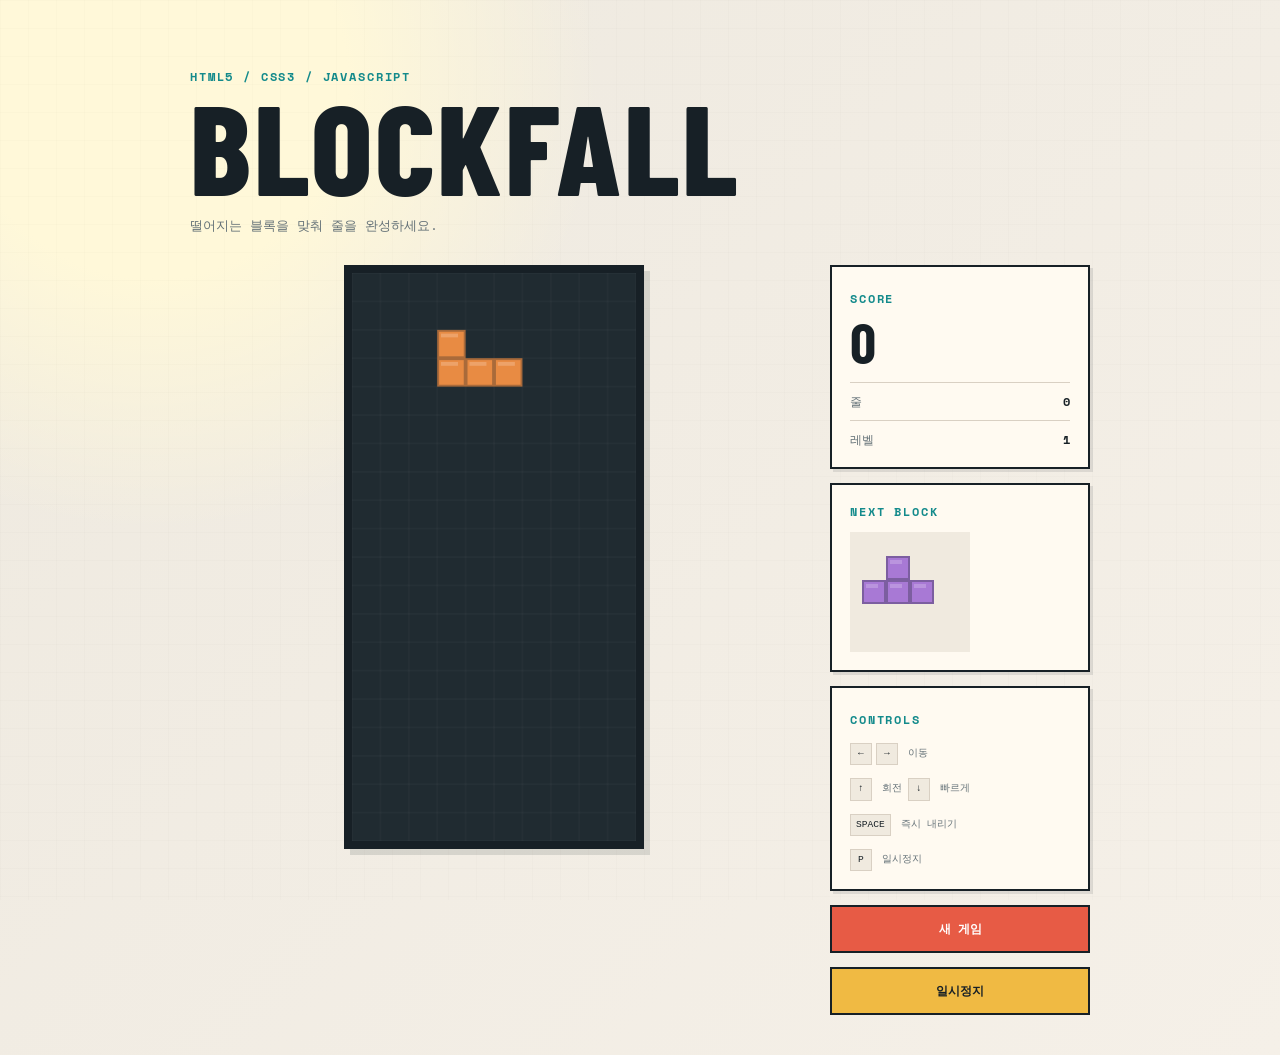
<file: Game01/index.html>
<!doctype html>
<html lang="ko">
<head>
  <meta charset="UTF-8">
  <meta name="viewport" content="width=device-width, initial-scale=1.0">
  <title>Blockfall - 테트리스</title>
  <link rel="stylesheet" href="style.css">
</head>
<body>
  <main class="game-shell">
    <section class="intro">
      <p class="eyebrow">HTML5 / CSS3 / JAVASCRIPT</p>
      <h1>BLOCKFALL</h1>
      <p class="subtitle">떨어지는 블록을 맞춰 줄을 완성하세요.</p>
    </section>

    <section class="game-layout" aria-label="테트리스 게임">
      <div class="board-wrap">
        <canvas id="game-board" width="300" height="600" aria-label="테트리스 게임 보드"></canvas>
        <div id="game-message" class="game-message hidden">
          <strong id="message-title">게임 오버</strong>
          <span id="message-text">다시 시작해서 최고 기록에 도전하세요.</span>
          <button id="restart-overlay" class="button primary">다시 시작</button>
        </div>
      </div>

      <aside class="sidebar">
        <div class="panel score-panel">
          <span class="panel-label">SCORE</span>
          <strong id="score">0</strong>
          <div class="stats-row"><span>줄</span><strong id="lines">0</strong></div>
          <div class="stats-row"><span>레벨</span><strong id="level">1</strong></div>
        </div>

        <div class="panel next-panel">
          <span class="panel-label">NEXT BLOCK</span>
          <canvas id="next-piece" width="120" height="120" aria-label="다음 블록"></canvas>
        </div>

        <div class="panel controls-panel">
          <span class="panel-label">CONTROLS</span>
          <p><kbd>←</kbd><kbd>→</kbd> 이동</p>
          <p><kbd>↑</kbd> 회전 <kbd>↓</kbd> 빠르게</p>
          <p><kbd>SPACE</kbd> 즉시 내리기</p>
          <p><kbd>P</kbd> 일시정지</p>
        </div>

        <button id="restart-button" class="button primary">새 게임</button>
        <button id="pause-button" class="button secondary">일시정지</button>
      </aside>
    </section>

    <div class="mobile-controls" aria-label="모바일 게임 조작">
      <button data-action="left" class="control-button" aria-label="왼쪽 이동">&#8592;</button>
      <button data-action="rotate" class="control-button accent" aria-label="회전">&#8635;</button>
      <button data-action="right" class="control-button" aria-label="오른쪽 이동">&#8594;</button>
      <button data-action="down" class="control-button" aria-label="빠르게 내리기">&#8595;</button>
      <button data-action="drop" class="control-button drop" aria-label="즉시 내리기">DROP</button>
    </div>
  </main>
  <script src="script.js"></script>
</body>
</html>
</file>
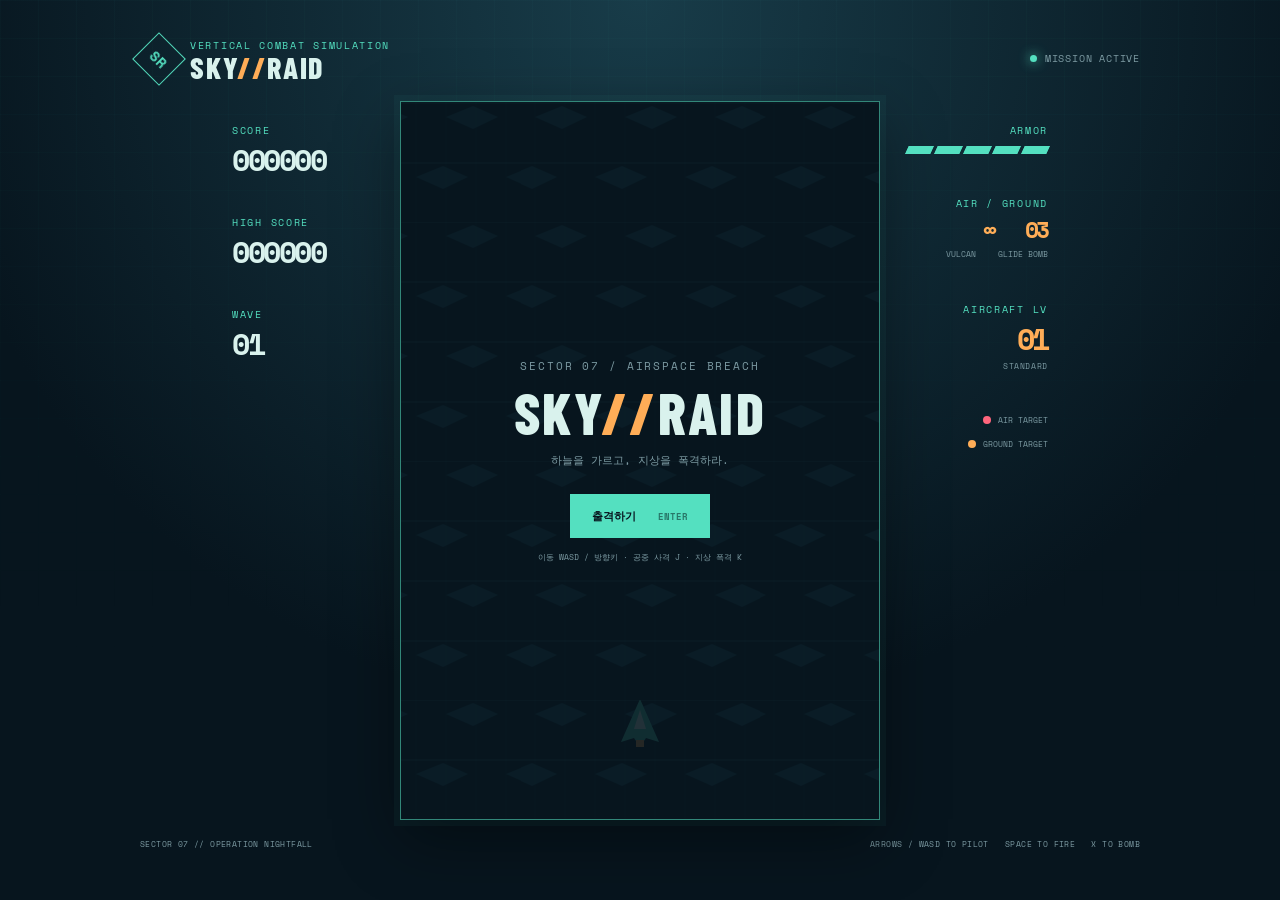
<file: Game02/index.html>
<!doctype html>
<html lang="ko">
<head>
  <meta charset="UTF-8">
  <meta name="viewport" content="width=device-width, initial-scale=1.0">
  <title>SKY//RAID - 종스크롤 슈팅</title>
  <link rel="stylesheet" href="style.css">
</head>
<body>
  <main class="game-shell">
    <header class="topbar">
      <div class="brand-lockup">
        <span class="brand-mark">SR</span>
        <div><p class="eyebrow">VERTICAL COMBAT SIMULATION</p><h1>SKY<span>//</span>RAID</h1></div>
      </div>
      <div class="top-status"><span class="status-dot"></span><span id="mission-status">MISSION ACTIVE</span></div>
    </header>

    <section class="game-frame" aria-label="Sky Raid 종스크롤 슈팅 게임">
      <aside class="hud hud-left">
        <div class="hud-block"><span class="hud-label">SCORE</span><strong id="score">000000</strong></div>
        <div class="hud-block"><span class="hud-label">HIGH SCORE</span><strong id="high-score">000000</strong></div>
        <div class="hud-block"><span class="hud-label">WAVE</span><strong id="wave">01</strong></div>
      </aside>
      <div class="canvas-wrap">
        <canvas id="game-canvas" width="480" height="720" aria-label="게임 화면"></canvas>
        <div id="start-screen" class="screen-panel">
          <p class="eyebrow">SECTOR 07 / AIRSPACE BREACH</p>
          <h2>SKY<span>//</span>RAID</h2>
          <p>하늘을 가르고, 지상을 폭격하라.</p>
          <button id="start-button" class="action-button">출격하기 <span>ENTER</span></button>
          <small>이동 WASD / 방향키 · 공중 사격 J · 지상 폭격 K</small>
        </div>
        <div id="pause-screen" class="screen-panel hidden"><p class="eyebrow">FLIGHT SYSTEM</p><h2>PAUSED</h2><p>잠시 숨을 고르고 다시 출격하세요.</p><button id="resume-button" class="action-button">계속하기 <span>P</span></button></div>
        <div id="game-over-screen" class="screen-panel hidden"><p class="eyebrow">SIGNAL LOST</p><h2>MISSION FAILED</h2><p id="final-score">최종 점수 000000</p><button id="restart-button" class="action-button">재출격 <span>R</span></button></div>
      </div>
      <aside class="hud hud-right">
        <div class="hud-block"><span class="hud-label">ARMOR</span><div id="armor" class="armor-bar"><i></i><i></i><i></i><i></i><i></i></div></div>
        <div class="hud-block"><span class="hud-label">AIR / GROUND</span><strong class="weapon-readout"><b id="air-ammo">∞</b><b id="ground-ammo">03</b></strong><div class="weapon-lines"><span>VULCAN</span><span>GLIDE BOMB</span></div></div>
        <div class="hud-block upgrade-readout"><span class="hud-label">AIRCRAFT LV</span><strong id="upgrade-level">01</strong><span id="upgrade-name">STANDARD</span></div>
        <div class="hud-block legend"><span class="legend-item"><i class="legend-air"></i> AIR TARGET</span><span class="legend-item"><i class="legend-ground"></i> GROUND TARGET</span></div>
      </aside>
    </section>

    <footer class="footer-bar"><span>SECTOR 07 // OPERATION NIGHTFALL</span><span>ARROWS / WASD TO PILOT &nbsp; SPACE TO FIRE &nbsp; X TO BOMB</span></footer>
    <div class="touch-controls" aria-label="모바일 조작"><button data-control="left">←</button><button data-control="fire">FIRE</button><button data-control="bomb">BOMB</button><button data-control="right">→</button></div>
  </main>
  <script src="game.js"></script>
</body>
</html>
</file>
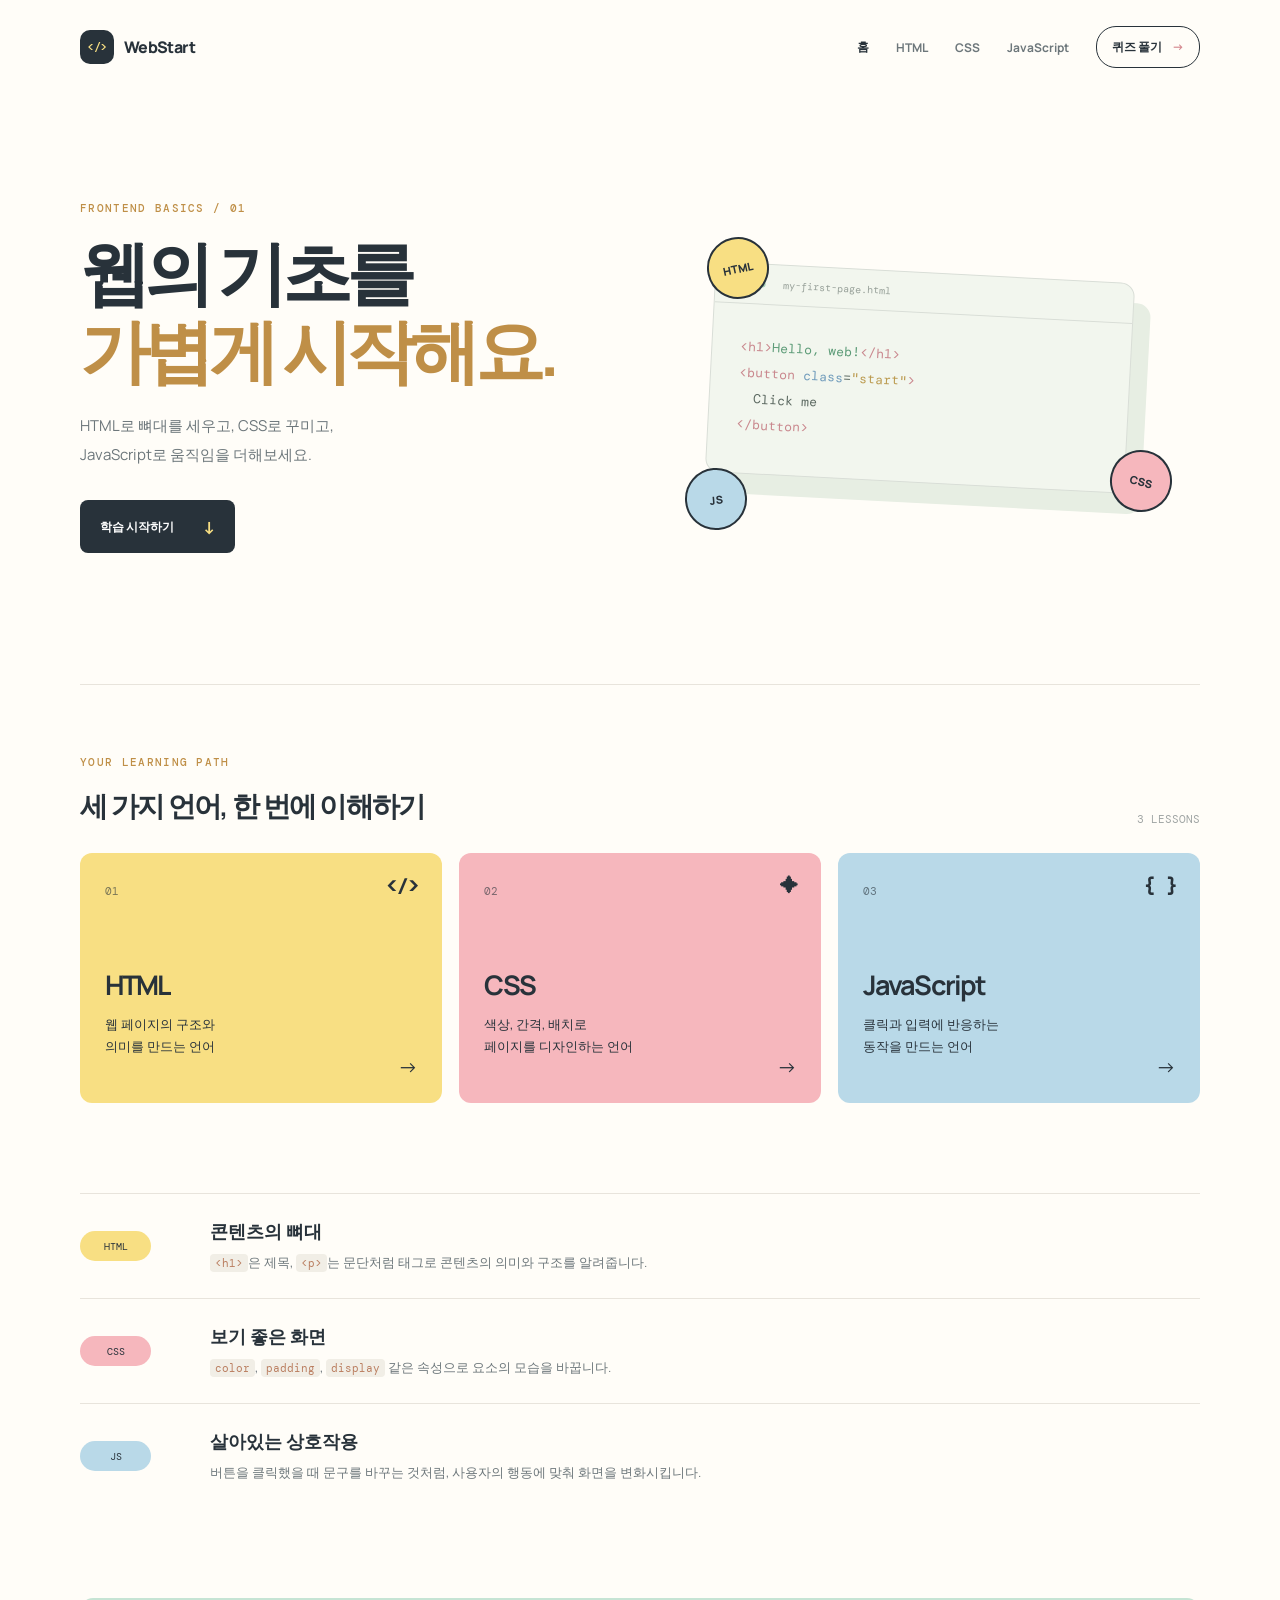
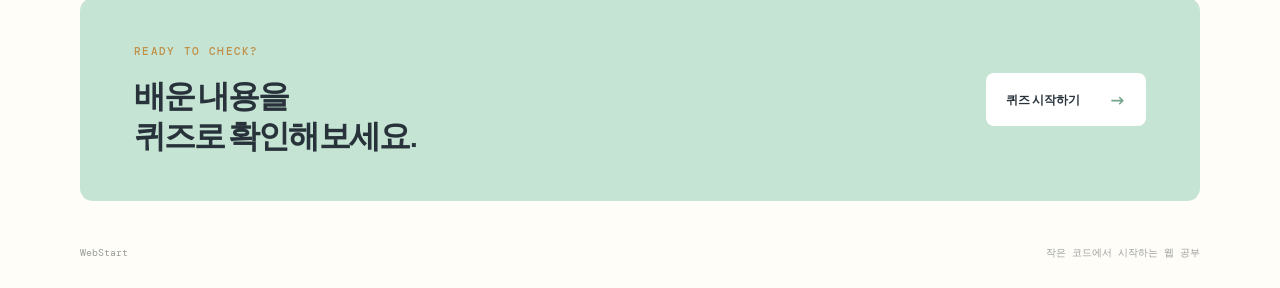
<file: DemoPage.html>
<!doctype html>
<html lang="ko">
<head>
  <meta charset="UTF-8">
  <meta name="viewport" content="width=device-width, initial-scale=1.0">
  <title>WebStart | HTML · CSS · JavaScript</title>
  <link rel="stylesheet" href="study-style.css">
</head>
<body>
  <header class="site-header">
    <a class="logo" href="DemoPage.html"><span class="logo-mark">&lt;/&gt;</span><span>WebStart</span></a>
    <nav class="main-nav" aria-label="주 메뉴">
      <a class="nav-link active" href="#home">홈</a>
      <a class="nav-link" href="#html">HTML</a>
      <a class="nav-link" href="#css">CSS</a>
      <a class="nav-link" href="#javascript">JavaScript</a>
      <a class="nav-link quiz-nav" href="quiz.html">퀴즈 풀기 <span>→</span></a>
    </nav>
  </header>

  <main>
    <section id="home" class="hero section-wrap">
      <div class="hero-copy">
        <p class="kicker">FRONTEND BASICS / 01</p>
        <h1>웹의 기초를<br><em>가볍게 시작해요.</em></h1>
        <p class="hero-description">HTML로 뼈대를 세우고, CSS로 꾸미고,<br>JavaScript로 움직임을 더해보세요.</p>
        <a class="primary-button" href="#html">학습 시작하기 <span>↓</span></a>
      </div>
      <div class="code-art" aria-label="HTML CSS JavaScript를 표현한 장식">
        <div class="code-window">
          <div class="window-bar"><i></i><i></i><i></i><span>my-first-page.html</span></div>
          <pre><span class="tag">&lt;h1&gt;</span><span class="text">Hello, web!</span><span class="tag">&lt;/h1&gt;</span>
<span class="tag">&lt;button</span> <span class="attr">class</span>=<span class="value">"start"</span><span class="tag">&gt;</span>
  Click me
<span class="tag">&lt;/button&gt;</span></pre>
        </div>
        <span class="sticker sticker-html">HTML</span><span class="sticker sticker-css">CSS</span><span class="sticker sticker-js">JS</span>
      </div>
    </section>

    <section class="section-wrap learning-path" aria-labelledby="path-title">
      <div class="section-heading"><div><p class="kicker">YOUR LEARNING PATH</p><h2 id="path-title">세 가지 언어, 한 번에 이해하기</h2></div><span class="progress-label">3 LESSONS</span></div>
      <div class="topic-grid">
        <a id="html" class="topic-card card-yellow" href="#html-detail"><span class="topic-number">01</span><span class="topic-icon">&lt;/&gt;</span><h3>HTML</h3><p>웹 페이지의 구조와<br>의미를 만드는 언어</p><span class="card-arrow">→</span></a>
        <a id="css" class="topic-card card-pink" href="#css-detail"><span class="topic-number">02</span><span class="topic-icon">✦</span><h3>CSS</h3><p>색상, 간격, 배치로<br>페이지를 디자인하는 언어</p><span class="card-arrow">→</span></a>
        <a id="javascript" class="topic-card card-blue" href="#js-detail"><span class="topic-number">03</span><span class="topic-icon">{ }</span><h3>JavaScript</h3><p>클릭과 입력에 반응하는<br>동작을 만드는 언어</p><span class="card-arrow">→</span></a>
      </div>
    </section>

    <section class="section-wrap lesson-notes" aria-label="학습 요약">
      <article id="html-detail" class="note-row"><span class="note-badge yellow">HTML</span><div><h2>콘텐츠의 뼈대</h2><p><code>&lt;h1&gt;</code>은 제목, <code>&lt;p&gt;</code>는 문단처럼 태그로 콘텐츠의 의미와 구조를 알려줍니다.</p></div></article>
      <article id="css-detail" class="note-row"><span class="note-badge pink">CSS</span><div><h2>보기 좋은 화면</h2><p><code>color</code>, <code>padding</code>, <code>display</code> 같은 속성으로 요소의 모습을 바꿉니다.</p></div></article>
      <article id="js-detail" class="note-row"><span class="note-badge blue">JS</span><div><h2>살아있는 상호작용</h2><p>버튼을 클릭했을 때 문구를 바꾸는 것처럼, 사용자의 행동에 맞춰 화면을 변화시킵니다.</p></div></article>
    </section>

    <section class="quiz-banner section-wrap"><div><p class="kicker">READY TO CHECK?</p><h2>배운 내용을<br>퀴즈로 확인해보세요.</h2></div><a class="secondary-button" href="quiz.html">퀴즈 시작하기 <span>→</span></a></section>
  </main>

  <footer class="site-footer section-wrap"><span>WebStart</span><span>작은 코드에서 시작하는 웹 공부</span></footer>
  <script src="study.js"></script>
</body>
</html>
</file>
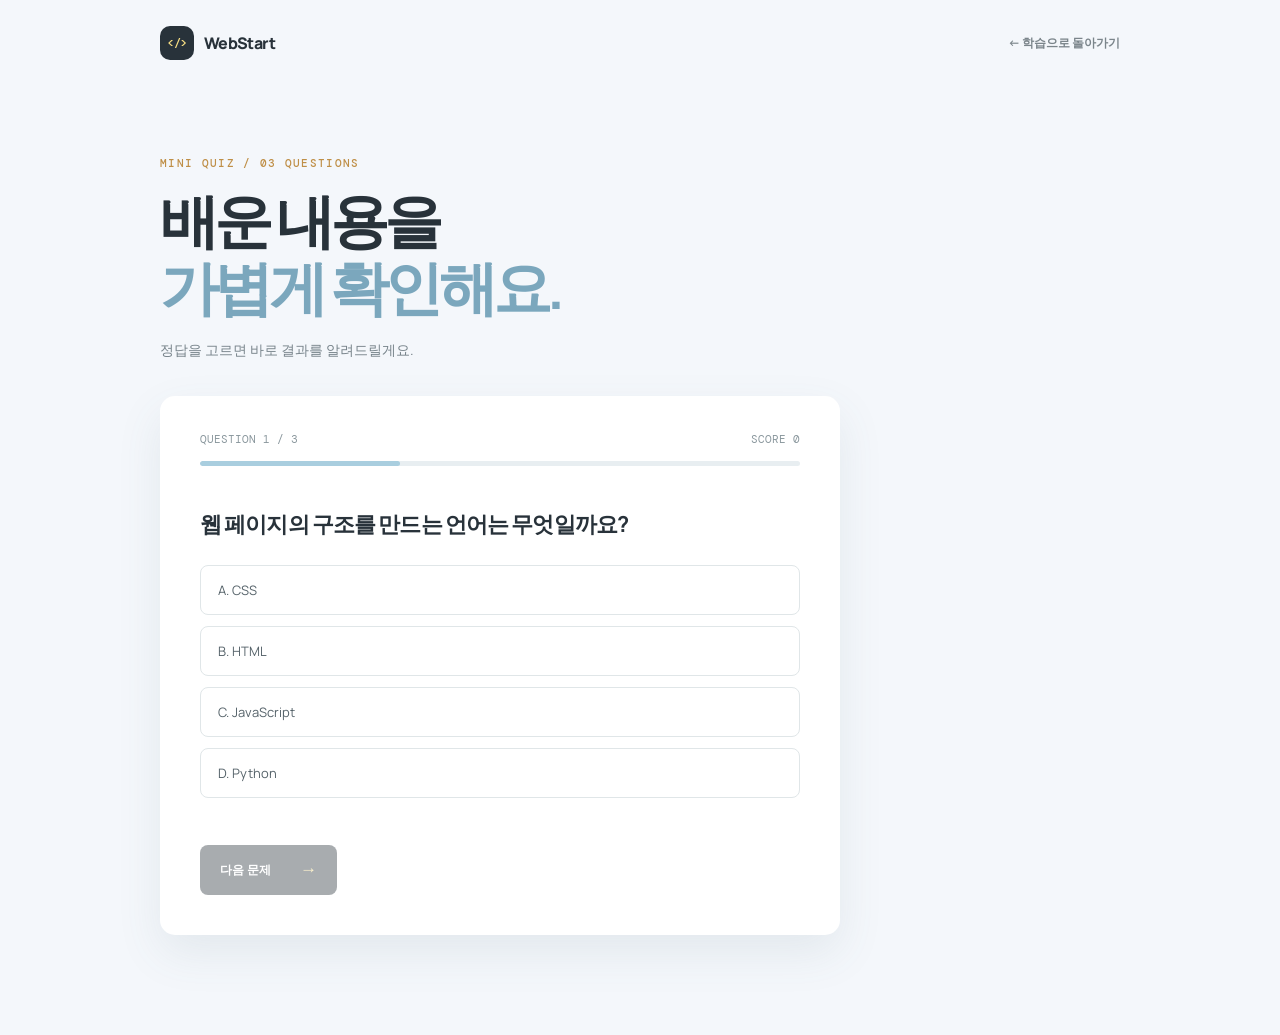
<file: quiz.html>
<!doctype html>
<html lang="ko">
<head>
  <meta charset="UTF-8">
  <meta name="viewport" content="width=device-width, initial-scale=1.0">
  <title>WebStart Quiz</title>
  <link rel="stylesheet" href="study-style.css">
  <link rel="stylesheet" href="quiz-style.css">
</head>
<body class="quiz-page">
  <header class="site-header"><a class="logo" href="DemoPage.html"><span class="logo-mark">&lt;/&gt;</span><span>WebStart</span></a><a class="back-link" href="DemoPage.html">← 학습으로 돌아가기</a></header>
  <main class="quiz-main">
    <div class="quiz-intro"><p class="kicker">MINI QUIZ / 03 QUESTIONS</p><h1>배운 내용을<br><em>가볍게 확인해요.</em></h1><p>정답을 고르면 바로 결과를 알려드릴게요.</p></div>
    <section class="quiz-box" aria-live="polite"><div class="quiz-top"><span id="question-number">QUESTION 1 / 3</span><span id="score-label">SCORE 0</span></div><div class="progress-track"><span id="progress-bar"></span></div><h2 id="question-text"></h2><div id="answer-list" class="answer-list"></div><p id="feedback" class="feedback"></p><button id="next-button" class="primary-button next-button" type="button" disabled>다음 문제 <span>→</span></button></section>
  </main>
  <script src="quiz.js"></script>
</body>
</html>
</file>
<file: Game01/style.css>
@import url('https://fonts.googleapis.com/css2?family=Barlow+Condensed:wght@500;600;700;800&family=Space+Mono:wght@400;700&display=swap');

:root {
  --ink: #172026;
  --muted: #657278;
  --paper: #f5f0e8;
  --panel: #fffaf1;
  --line: #d9d0c3;
  --coral: #e75b45;
  --teal: #138a8b;
  --yellow: #f0ba43;
  --shadow: 6px 6px 0 rgba(23, 32, 38, .12);
}

* { box-sizing: border-box; }
body {
  margin: 0;
  min-height: 100vh;
  color: var(--ink);
  background: radial-gradient(circle at 12% 8%, #fff8d9 0 13%, transparent 30%), linear-gradient(135deg, #eee9df, var(--paper));
  font-family: 'Space Mono', monospace;
}
body::before { content: ''; position: fixed; inset: 0; pointer-events: none; opacity: .3; background-image: linear-gradient(rgba(23,32,38,.04) 1px, transparent 1px), linear-gradient(90deg, rgba(23,32,38,.04) 1px, transparent 1px); background-size: 28px 28px; }
.game-shell { position: relative; width: min(100% - 32px, 900px); margin: 0 auto; padding: 56px 0 40px; }
.intro { margin-bottom: 30px; }
.eyebrow, .panel-label { color: var(--teal); font-size: .72rem; font-weight: 700; letter-spacing: .16em; }
h1 { margin: 4px 0 2px; font-family: 'Barlow Condensed', sans-serif; font-size: clamp(4.5rem, 12vw, 8rem); line-height: .78; letter-spacing: .02em; font-weight: 800; }
.subtitle { margin: 20px 0 0; color: var(--muted); font-size: .8rem; }
.game-layout { display: grid; grid-template-columns: minmax(300px, 1fr) 260px; gap: 32px; align-items: start; }
.board-wrap { position: relative; width: 300px; max-width: 100%; margin: 0 auto; border: 8px solid var(--ink); background: #202b31; box-shadow: var(--shadow); }
#game-board { display: block; width: 100%; height: auto; }
.sidebar { display: grid; gap: 14px; }
.panel { padding: 18px; border: 2px solid var(--ink); background: var(--panel); box-shadow: 3px 3px 0 rgba(23,32,38,.1); }
.score-panel > strong { display: block; margin: 8px 0 16px; font-family: 'Barlow Condensed', sans-serif; font-size: 3.6rem; line-height: .85; }
.stats-row { display: flex; justify-content: space-between; padding-top: 10px; border-top: 1px solid var(--line); color: var(--muted); font-size: .75rem; }
.stats-row + .stats-row { margin-top: 9px; }
.stats-row strong { color: var(--ink); }
.next-panel { display: grid; justify-items: start; }
#next-piece { margin-top: 12px; background: #f0eadf; }
.controls-panel p { margin: 13px 0 0; color: var(--muted); font-size: .65rem; line-height: 1.5; }
kbd { display: inline-block; min-width: 22px; margin-right: 4px; padding: 3px 5px; border: 1px solid var(--line); background: #f0eadf; color: var(--ink); font-size: .6rem; text-align: center; }
.button { width: 100%; padding: 13px 16px; border: 2px solid var(--ink); font: 700 .75rem 'Space Mono', monospace; cursor: pointer; transition: transform .15s, box-shadow .15s; }
.button:hover { transform: translate(-2px, -2px); box-shadow: 4px 4px 0 var(--ink); }
.primary { background: var(--coral); color: white; }
.secondary { background: var(--yellow); color: var(--ink); }
.mobile-controls { display: none; }
.game-message { position: absolute; inset: 0; display: grid; place-content: center; gap: 12px; padding: 26px; background: rgba(23,32,38,.9); color: white; text-align: center; }
.game-message strong { font: 800 2.4rem 'Barlow Condensed', sans-serif; }
.game-message span { color: #d7dfdd; font-size: .7rem; line-height: 1.6; }
.game-message .button { margin-top: 6px; }
.hidden { display: none; }
@media (max-width: 700px) {
  .game-shell { padding-top: 34px; }
  .intro { text-align: center; }
  .game-layout { grid-template-columns: 1fr; gap: 20px; }
  .sidebar { grid-template-columns: 1fr 1fr; }
  .score-panel, .next-panel { min-height: 150px; }
  .controls-panel { grid-column: 1 / -1; display: none; }
  .sidebar > .button { min-height: 48px; }
  .mobile-controls { display: grid; grid-template-columns: repeat(4, 1fr) 1.35fr; gap: 8px; margin-top: 22px; }
  .control-button { min-height: 48px; border: 2px solid var(--ink); background: var(--panel); box-shadow: 3px 3px 0 rgba(23,32,38,.12); color: var(--ink); font: 700 1.2rem 'Space Mono', monospace; cursor: pointer; }
  .control-button.accent { background: var(--teal); color: white; }
  .control-button.drop { background: var(--coral); color: white; font-size: .68rem; }
}
</file>
<file: Game02/style.css>
@import url('https://fonts.googleapis.com/css2?family=Barlow+Condensed:wght@500;600;700;800&family=Space+Mono:wght@400;700&display=swap');

:root { --night: #07151e; --deep: #0b202b; --ice: #d9f2ed; --aqua: #54e0c0; --orange: #ffad57; --red: #ff657c; --muted: #7d9ba3; }
* { box-sizing: border-box; }
body { margin: 0; min-height: 100vh; background: radial-gradient(circle at 50% 0, #183c49, var(--night) 65%); color: var(--ice); font-family: 'Space Mono', monospace; }
body::before { content: ''; position: fixed; inset: 0; pointer-events: none; opacity: .16; background-image: linear-gradient(rgba(84,224,192,.16) 1px, transparent 1px), linear-gradient(90deg, rgba(84,224,192,.16) 1px, transparent 1px); background-size: 38px 38px; mask-image: linear-gradient(to bottom, black, transparent 80%); }
.game-shell { width: min(100% - 32px, 1000px); margin: auto; padding: 38px 0 24px; }
.topbar, .footer-bar { display: flex; align-items: center; justify-content: space-between; }
.topbar { margin-bottom: 22px; }
.brand-lockup { display: flex; gap: 12px; align-items: center; }
.brand-mark { display: grid; place-items: center; width: 38px; height: 38px; border: 1px solid var(--aqua); color: var(--aqua); font: 700 14px 'Space Mono'; transform: rotate(45deg); }
.brand-mark::first-line { transform: rotate(-45deg); }
.eyebrow, .hud-label { margin: 0; color: var(--aqua); font-size: 10px; letter-spacing: .17em; }
h1 { margin: 2px 0 0; font: 800 30px/.8 'Barlow Condensed', sans-serif; letter-spacing: .06em; } h1 span, h2 span { color: var(--orange); }
.top-status { display: flex; gap: 8px; align-items: center; color: var(--muted); font-size: 10px; letter-spacing: .08em; }
.status-dot { width: 7px; height: 7px; border-radius: 50%; background: var(--aqua); box-shadow: 0 0 12px var(--aqua); animation: pulse 1.8s infinite; }
.game-frame { display: grid; grid-template-columns: 150px minmax(320px, 480px) 150px; gap: 18px; justify-content: center; align-items: start; }
.canvas-wrap { position: relative; border: 1px solid rgba(84,224,192,.55); box-shadow: 0 0 0 6px rgba(84,224,192,.04), 0 20px 60px rgba(0,0,0,.4); background: #0a1b24; }
canvas { display: block; width: 100%; height: auto; image-rendering: pixelated; }
.hud { display: grid; gap: 42px; padding-top: 22px; } .hud-right { text-align: right; }
.hud-block { display: grid; gap: 8px; } .hud-block strong { font: 700 30px/.9 'Space Mono'; letter-spacing: -.08em; color: var(--ice); }
.armor-bar { display: flex; justify-content: flex-end; gap: 4px; } .armor-bar i { display: block; width: 25px; height: 8px; border: 1px solid var(--aqua); background: var(--aqua); transform: skew(-25deg); } .armor-bar i.off { background: transparent; opacity: .4; }
.weapon-readout { display: flex; justify-content: flex-end; gap: 30px; } .weapon-readout b { color: var(--orange); font-size: 23px; } .weapon-lines { display: flex; justify-content: flex-end; gap: 22px; color: var(--muted); font-size: 8px; }
.upgrade-readout { text-align: right; } .upgrade-readout strong { color: var(--orange); } .upgrade-readout > span:last-child { color: var(--muted); font-size: 8px; letter-spacing: .08em; }
.legend { gap: 12px; color: var(--muted); font-size: 8px; } .legend-item { display: flex; gap: 7px; align-items: center; justify-content: flex-end; } .legend-item i { width: 8px; height: 8px; border-radius: 50%; } .legend-air { background: var(--red); } .legend-ground { background: var(--orange); }
.screen-panel { position: absolute; inset: 0; display: grid; align-content: center; justify-items: center; gap: 13px; padding: 35px; text-align: center; background: rgba(7,21,30,.88); } .screen-panel h2 { margin: 0; font: 800 58px/.85 'Barlow Condensed'; letter-spacing: .04em; } .screen-panel p { margin: 0; color: var(--muted); font-size: 11px; line-height: 1.7; } .screen-panel small { color: var(--muted); font-size: 8px; line-height: 1.6; }
.action-button { margin-top: 12px; padding: 13px 21px; border: 1px solid var(--aqua); background: var(--aqua); color: var(--night); font: 700 11px 'Space Mono'; cursor: pointer; transition: transform .15s, box-shadow .15s; } .action-button:hover { transform: translateY(-2px); box-shadow: 0 5px 20px rgba(84,224,192,.3); } .action-button span { margin-left: 15px; color: #287768; font-size: 9px; }
.hidden { display: none; } .footer-bar { margin-top: 18px; color: var(--muted); font-size: 8px; letter-spacing: .05em; }
.touch-controls { display: none; }
@keyframes pulse { 50% { opacity: .4; } }
@media (max-width: 780px) { .game-shell { padding-top: 20px; } .game-frame { grid-template-columns: 1fr; } .canvas-wrap { width: min(100%, 480px); margin: auto; order: 1; } .hud { display: flex; justify-content: space-between; width: min(100%, 480px); margin: auto; padding: 0; order: 0; gap: 15px; } .hud-right { order: 2; } .hud-left { order: 1; } .hud-block { gap: 4px; } .hud-block strong { font-size: 19px; } .weapon-lines, .legend, .hud-right .hud-block:first-child { display: none; } .top-status, .footer-bar { display: none; } .touch-controls { display: grid; grid-template-columns: 1fr 1.2fr 1.2fr 1fr; gap: 7px; width: min(100%, 480px); margin: 15px auto 0; } .touch-controls button { min-height: 45px; border: 1px solid var(--aqua); background: rgba(84,224,192,.1); color: var(--ice); font: 700 12px 'Space Mono'; } }
</file>
<file: study-style.css>
@import url('https://fonts.googleapis.com/css2?family=DM+Mono:wght@400;500&family=Manrope:wght@400;600;700;800&display=swap');
:root { --ink: #28323a; --muted: #6d777b; --paper: #fffdf8; --line: #e8e4dc; --yellow: #f8df83; --pink: #f6b7bd; --blue: #b9d9e8; --mint: #c6e4d4; }
* { box-sizing: border-box; }
html { scroll-behavior: smooth; }
body { margin: 0; color: var(--ink); background: var(--paper); font-family: 'Manrope', 'Malgun Gothic', sans-serif; }
a { color: inherit; text-decoration: none; }
.site-header { display: flex; align-items: center; justify-content: space-between; width: min(100% - 48px, 1120px); margin: auto; padding: 26px 0; }
.logo { display: flex; align-items: center; gap: 10px; font-size: 16px; font-weight: 800; letter-spacing: -.04em; }.logo-mark { display: grid; place-items: center; width: 34px; height: 34px; border-radius: 10px; background: var(--ink); color: var(--yellow); font: 500 12px 'DM Mono', monospace; }
.main-nav { display: flex; align-items: center; gap: 27px; font-size: 12px; font-weight: 700; color: var(--muted); }.nav-link { transition: color .2s; }.nav-link:hover, .nav-link.active { color: var(--ink); }.quiz-nav { padding: 11px 15px; border: 1px solid var(--ink); border-radius: 20px; color: var(--ink); }.quiz-nav span { margin-left: 8px; color: #d4878e; }
.section-wrap { width: min(100% - 48px, 1120px); margin-inline: auto; }.hero { display: grid; grid-template-columns: 1fr 1fr; align-items: center; min-height: 590px; padding: 64px 0 88px; }.kicker { margin: 0 0 17px; color: #bf8f47; font: 500 11px 'DM Mono', monospace; letter-spacing: .12em; }.hero h1 { margin: 0; font-size: clamp(42px, 6vw, 70px); line-height: 1.12; letter-spacing: -.08em; }.hero h1 em { color: #bf8f47; font-style: normal; }.hero-description { margin: 24px 0 31px; color: var(--muted); font-size: 15px; line-height: 1.9; }.primary-button, .secondary-button { display: inline-flex; align-items: center; gap: 29px; padding: 15px 20px; border-radius: 8px; background: var(--ink); color: white; font-size: 12px; font-weight: 800; }.primary-button span, .secondary-button span { color: var(--yellow); font-size: 17px; }.code-art { position: relative; min-height: 320px; display: grid; place-items: center; }.code-window { width: min(100%, 420px); overflow: hidden; border: 1px solid #d9ded7; border-radius: 14px; background: #f2f6ee; box-shadow: 17px 20px 0 #e7eee3; transform: rotate(3deg); }.window-bar { display: flex; align-items: center; gap: 6px; padding: 13px 17px; border-bottom: 1px solid #d9ded7; color: #97a099; font: 10px 'DM Mono', monospace; }.window-bar i { width: 7px; height: 7px; border-radius: 50%; background: #e7a4a7; }.window-bar i:nth-child(2) { background: #e8cb72; }.window-bar i:nth-child(3) { background: #a8d1ba; }.window-bar span { margin-left: 12px; }.code-window pre { margin: 0; padding: 30px 28px 35px; color: #5c6961; font: 13px/2 'DM Mono', monospace; }.tag { color: #c9878d; }.attr { color: #6f9bbb; }.value { color: #bb9a4f; }.text { color: #5c9b77; }.sticker { position: absolute; display: grid; place-items: center; width: 62px; height: 62px; border: 2px solid var(--ink); border-radius: 50%; font-size: 11px; font-weight: 800; transform: rotate(-12deg); }.sticker-html { top: 20px; left: 12%; background: var(--yellow); }.sticker-css { right: 5%; bottom: 25px; background: var(--pink); transform: rotate(13deg); }.sticker-js { left: 8%; bottom: 7px; background: var(--blue); transform: rotate(-5deg); }
.learning-path { padding: 70px 0 90px; border-top: 1px solid var(--line); }.section-heading { display: flex; align-items: end; justify-content: space-between; margin-bottom: 27px; }.section-heading h2, .quiz-banner h2 { margin: 0; font-size: 28px; letter-spacing: -.06em; }.progress-label { color: #a0a5a4; font: 11px 'DM Mono', monospace; }.topic-grid { display: grid; grid-template-columns: repeat(3, 1fr); gap: 17px; }.topic-card { position: relative; min-height: 250px; padding: 25px; border-radius: 12px; transition: transform .2s, box-shadow .2s; }.topic-card:hover { transform: translateY(-5px); box-shadow: 0 12px 20px rgba(40,50,58,.1); }.card-yellow { background: var(--yellow); }.card-pink { background: var(--pink); }.card-blue { background: var(--blue); }.topic-number { font: 11px 'DM Mono', monospace; opacity: .6; }.topic-icon { position: absolute; top: 21px; right: 23px; font: 700 18px 'DM Mono', monospace; }.topic-card h3 { margin: 66px 0 10px; font-size: 27px; letter-spacing: -.07em; }.topic-card p { margin: 0; font-size: 13px; line-height: 1.7; }.card-arrow { position: absolute; right: 24px; bottom: 23px; font-size: 20px; }
.lesson-notes { display: grid; gap: 0; padding-bottom: 90px; }.note-row { display: grid; grid-template-columns: 100px 1fr; align-items: center; gap: 30px; padding: 25px 0; border-top: 1px solid var(--line); }.note-badge { display: inline-grid; place-items: center; width: 71px; height: 30px; border-radius: 15px; font: 10px 'DM Mono', monospace; }.note-badge.yellow { background: var(--yellow); }.note-badge.pink { background: var(--pink); }.note-badge.blue { background: var(--blue); }.note-row h2 { margin: 0 0 7px; font-size: 18px; }.note-row p { margin: 0; color: var(--muted); font-size: 13px; line-height: 1.7; }.note-row code { padding: 2px 5px; border-radius: 4px; background: #f1eee6; color: #ba7e60; font: 11px 'DM Mono', monospace; }
.quiz-banner { display: flex; align-items: center; justify-content: space-between; padding: 46px 54px; border-radius: 13px; background: var(--mint); }.quiz-banner h2 { font-size: 32px; line-height: 1.25; }.secondary-button { background: white; color: var(--ink); }.secondary-button span { color: #74a58d; }.site-footer { display: flex; justify-content: space-between; padding: 45px 0 28px; color: #9a9e9b; font: 10px 'DM Mono', monospace; }
@media (max-width: 700px) { .site-header { width: min(100% - 32px, 1120px); padding: 19px 0; }.main-nav { gap: 13px; }.main-nav .nav-link:not(.quiz-nav) { display: none; }.quiz-nav { padding: 9px 12px; }.section-wrap { width: min(100% - 32px, 1120px); }.hero { grid-template-columns: 1fr; gap: 45px; min-height: auto; padding: 65px 0 90px; }.code-art { min-height: 270px; }.code-window { transform: rotate(2deg) scale(.9); }.sticker { transform: scale(.82) rotate(-12deg); }.sticker-css { transform: scale(.82) rotate(13deg); }.topic-grid { grid-template-columns: 1fr; }.topic-card { min-height: 205px; }.topic-card h3 { margin-top: 38px; }.section-heading { align-items: start; gap: 12px; flex-direction: column; }.quiz-banner { align-items: start; flex-direction: column; gap: 30px; padding: 35px 27px; }.quiz-banner h2 { font-size: 26px; }.site-footer { gap: 20px; flex-direction: column; }.note-row { grid-template-columns: 75px 1fr; gap: 12px; } }
</file>
<file: quiz-style.css>
.quiz-page { background: #f4f7fb; }.quiz-page .site-header { width: min(100% - 48px, 960px); }.back-link { color: #7b858b; font-size: 12px; font-weight: 700; }.quiz-main { width: min(100% - 48px, 960px); margin: auto; padding: 70px 0 100px; }.quiz-intro { margin-bottom: 36px; }.quiz-intro h1 { margin: 0; font-size: clamp(38px, 5vw, 59px); line-height: 1.13; letter-spacing: -.08em; }.quiz-intro h1 em { color: #7ba7bd; font-style: normal; }.quiz-intro > p:last-child { margin: 20px 0 0; color: #77838a; font-size: 14px; }.quiz-box { max-width: 680px; padding: 36px 40px 40px; border-radius: 15px; background: white; box-shadow: 0 18px 45px rgba(81,104,119,.1); }.quiz-top { display: flex; justify-content: space-between; color: #8a979d; font: 11px 'DM Mono', monospace; }.progress-track { height: 5px; margin: 15px 0 42px; overflow: hidden; border-radius: 5px; background: #e8eef1; }.progress-track span { display: block; width: 33.33%; height: 100%; border-radius: inherit; background: #a9cedf; transition: width .25s; }.quiz-box h2 { margin: 0 0 24px; font-size: 22px; line-height: 1.5; letter-spacing: -.04em; }.answer-list { display: grid; gap: 11px; }.answer-button { width: 100%; padding: 15px 17px; border: 1px solid #e0e6e8; border-radius: 8px; background: white; color: #56636a; text-align: left; font: 13px 'Manrope', 'Malgun Gothic', sans-serif; cursor: pointer; transition: border .2s, background .2s; }.answer-button:hover { border-color: #a9cedf; background: #f5fafc; }.answer-button.selected { border-color: #8db9cc; background: #e7f2f6; color: #3f7389; font-weight: 700; }.answer-button.correct { border-color: #8fc3a5; background: #e4f3e9; color: #397452; }.answer-button.wrong { border-color: #e2a3aa; background: #fbedef; color: #a1555e; }.feedback { min-height: 21px; margin: 18px 0 8px; color: #5d9a73; font-size: 12px; font-weight: 700; }.feedback.wrong-text { color: #ba6c76; }.next-button { border: 0; cursor: pointer; }.next-button:disabled { opacity: .4; cursor: default; }
@media (max-width: 600px) { .quiz-page .site-header { width: min(100% - 32px, 960px); }.back-link { font-size: 11px; }.quiz-main { width: min(100% - 32px, 960px); padding-top: 50px; }.quiz-box { padding: 27px 20px 28px; }.quiz-box h2 { font-size: 18px; }.quiz-top { font-size: 10px; } }
</file>
